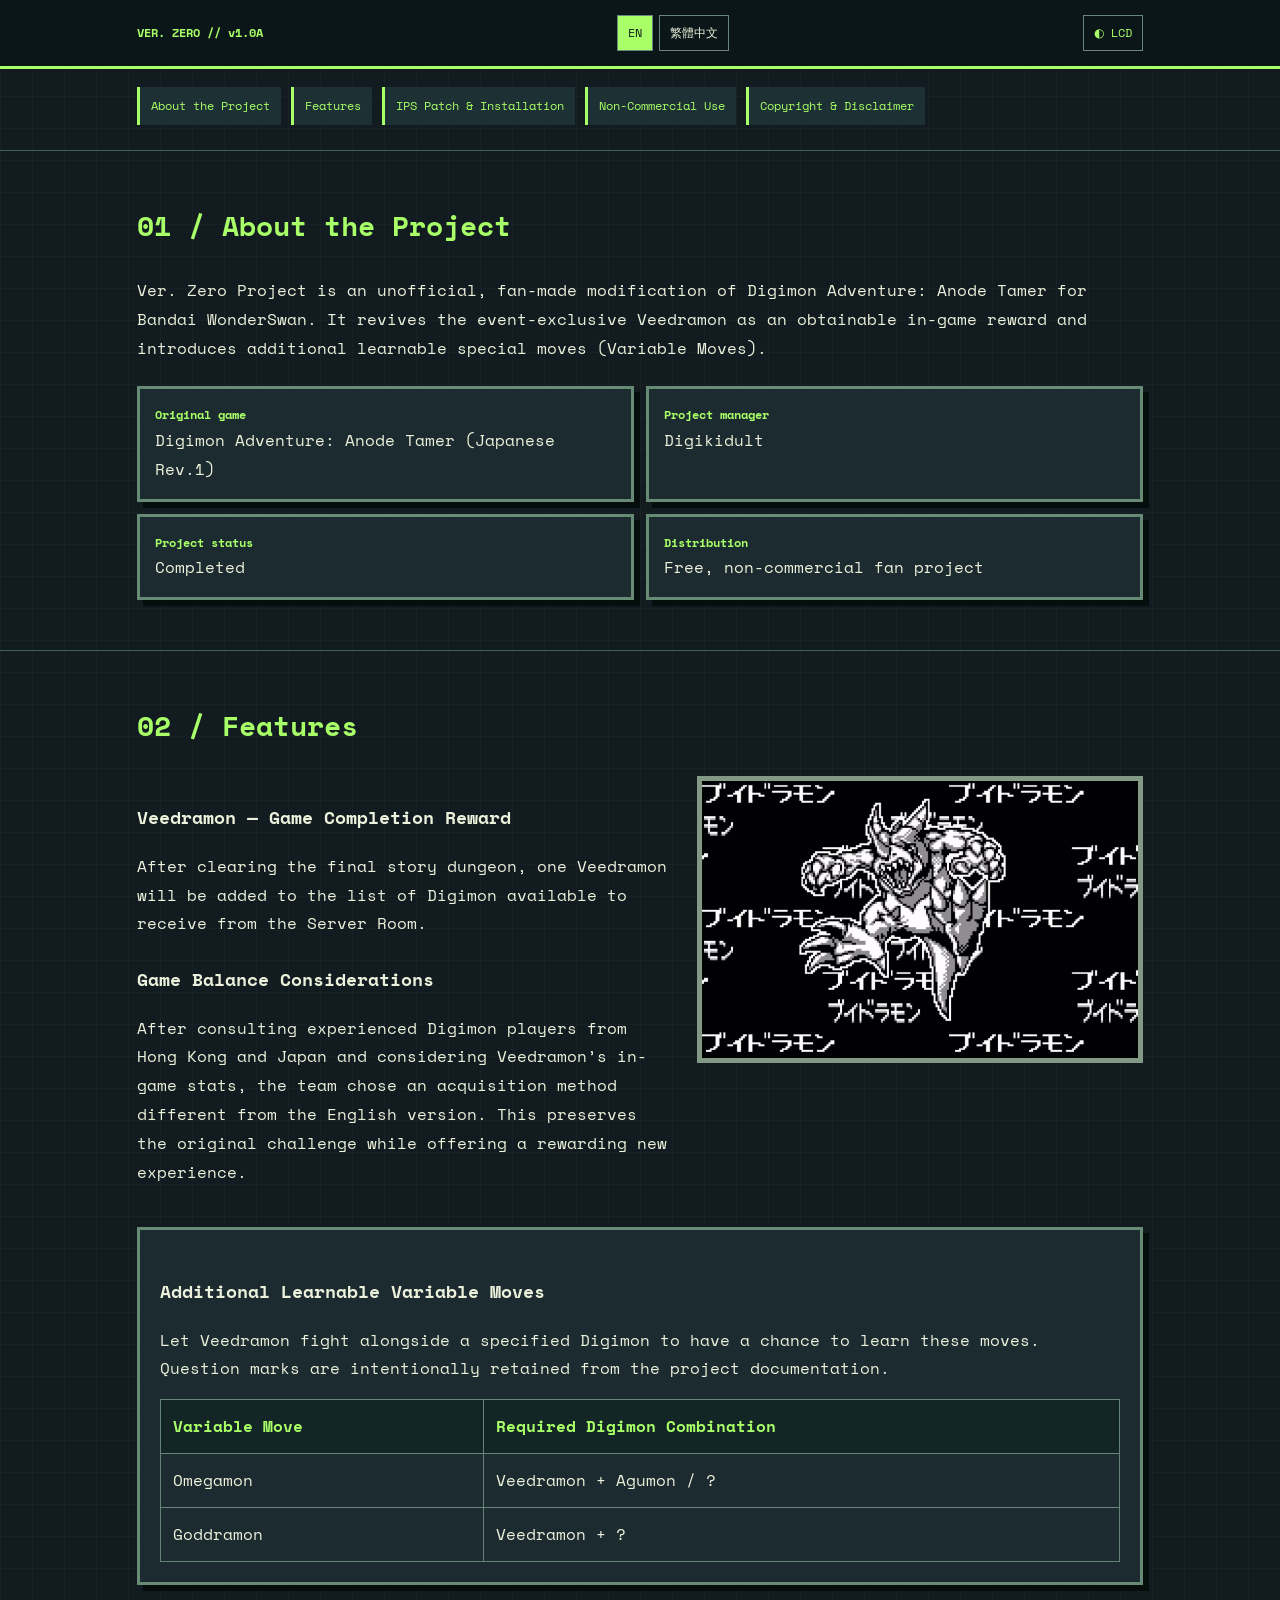
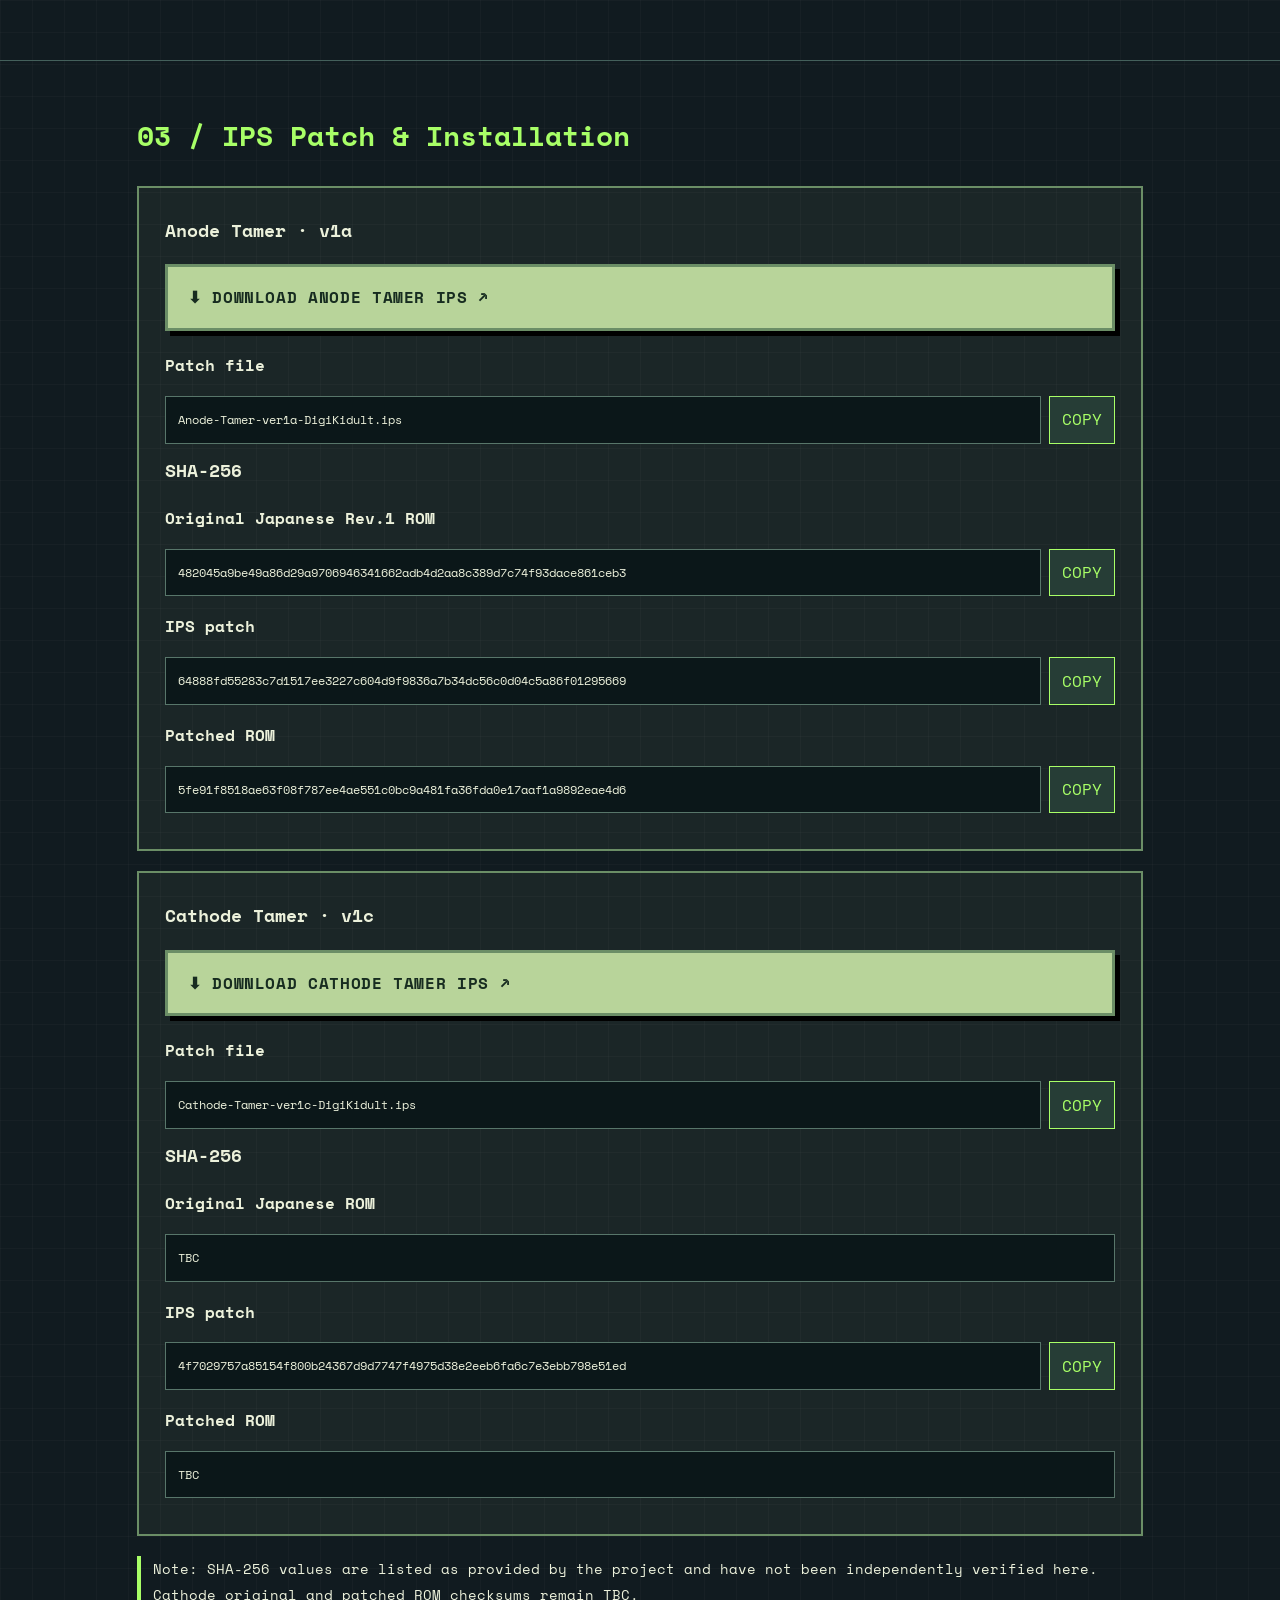
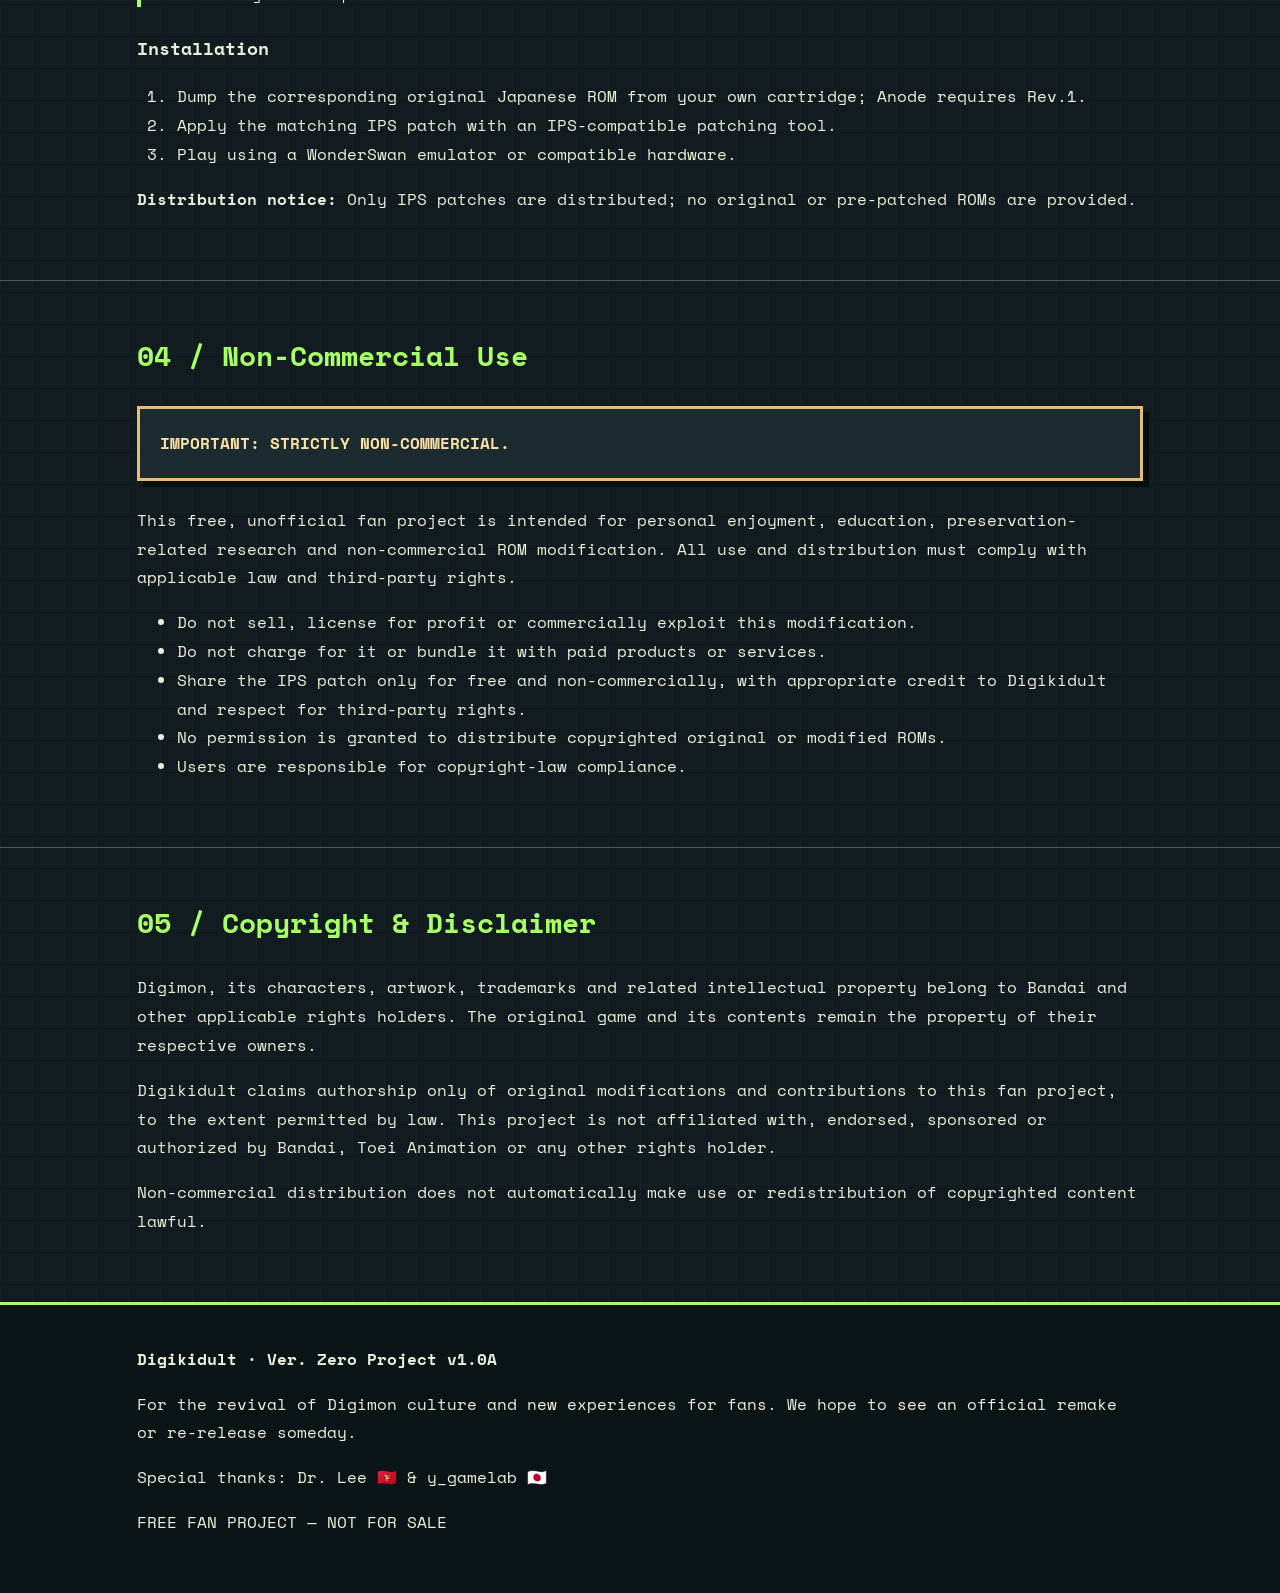
<file: index.html>
<!DOCTYPE html>

<html lang="en"><head><meta charset="utf-8"/><meta content="width=device-width,initial-scale=1" name="viewport"/><meta content="Digimon Adventure: Anode Tamer — Ver. Zero Project v1.0A. Free non-commercial WonderSwan fan-made IPS patch." name="description"/><title>Ver. Zero Project v1.0A — English</title><style>@import url('https://fonts.googleapis.com/css2?family=Press+Start+2P&family=Space+Mono:wght@400;700&display=swap');
:root{--bg:#111b20;--surface:#1c2b30;--surface2:#23383d;--ink:#ecf1db;--muted:#b5c4b7;--accent:#a8ff67;--border:#577b70;--lcd:#b8d49a;--lcd-ink:#243b2a}*{box-sizing:border-box}html{scroll-behavior:smooth;scroll-padding-top:90px}body{margin:0;color:var(--ink);background:var(--bg);font-family:'Space Mono',ui-monospace,monospace;line-height:1.8;background-image:linear-gradient(#ffffff06 1px,transparent 1px),linear-gradient(90deg,#ffffff06 1px,transparent 1px);background-size:32px 32px}body.lcd-alt{--accent:#7de2ff;--lcd:#acd5e2;--lcd-ink:#1e4255}a{color:var(--accent)}button{font:inherit;cursor:pointer}button:focus-visible,a:focus-visible,img:focus-visible{outline:3px solid var(--accent);outline-offset:4px}.wrap{max-width:1050px;margin:auto;padding:0 22px}.top{position:sticky;top:0;z-index:10;background:#0c171af2;border-bottom:3px solid var(--accent);backdrop-filter:blur(12px)}.topin{display:flex;gap:15px;align-items:center;justify-content:space-between;min-height:66px;flex-wrap:wrap}.brand{text-decoration:none;font-size:12px;color:var(--accent);font-weight:bold}.lang{display:flex;gap:6px}.lang a,#theme-button{padding:6px 10px;border:1px solid #68877a;text-decoration:none;color:var(--ink);font-size:12px;background:transparent}.lang a[aria-current=page]{background:var(--accent);color:#112017}#theme-button{color:var(--accent)}.hero{margin:35px 0 20px;padding:clamp(18px,4vw,38px);background:var(--surface);position:relative}.pixel-frame,.panel,.meta>div,.notice,.device-console{border:3px solid #678b75;box-shadow:6px 6px 0 #050d0d}.bootbar,.eyebrow,.lcd-label,.console-top,.console-tip{font-size:10px;letter-spacing:1px;color:var(--accent)}.bootbar{border-bottom:1px dashed #5b7c68;padding-bottom:12px;margin-bottom:25px}.hero h1{font-size:clamp(25px,4vw,47px);line-height:1.3;margin:15px 0;color:#f5f7e7;letter-spacing:-1px}.lead{font-size:16px;max-width:780px}.chips,.actions,.links{display:flex;gap:10px;flex-wrap:wrap}.chip{font-size:11px;padding:3px 10px;border:1px solid var(--accent);color:var(--accent)}.actions{margin:25px 0}.btn,.retro-button{display:inline-block;border:2px solid var(--accent);background:var(--accent);color:#12241a;text-decoration:none;font-weight:bold;padding:10px 15px;box-shadow:4px 4px 0 #050b0c}.btn.alt{background:transparent;color:var(--accent)}.btn:hover,.retro-button:hover{transform:translate(2px,2px);box-shadow:2px 2px 0 #050b0c}.heroimg{margin-top:18px;width:100%;max-height:480px;object-fit:contain;background:#111;border:5px solid #778c7e;image-rendering:auto}.links{padding:18px 0 25px}.links a{padding:8px 11px;background:#1d3033;text-decoration:none;border-left:3px solid var(--accent);font-size:12px}.content{padding:50px 0;border-top:1px solid #44605b}.content h2{font-size:clamp(20px,3vw,28px);color:var(--accent);margin:0 0 25px}.content h3{font-size:18px;margin-top:25px}.meta{display:grid;grid-template-columns:repeat(2,minmax(0,1fr));gap:12px;margin-top:24px}.meta>div{padding:15px;background:var(--surface);overflow-wrap:anywhere}.meta strong{display:block;color:var(--accent);font-size:12px}.feature{display:grid;grid-template-columns:1.2fr 1fr;gap:25px;align-items:start}.feature img{width:100%;border:5px solid #829986;background:#080c0b}.panel,.notice{padding:20px;background:var(--surface);margin:25px 0}.notice,.patch-warning{border-color:#e9bd71;color:#ffe2a2}.patch-warning{margin:20px 0;font-weight:bold;font-size:12px}.tablewrap{overflow-x:auto}table{border-collapse:collapse;width:100%}th,td{border:1px solid #658477;padding:12px;text-align:left}th{color:var(--accent);background:#132524}.hash-row{display:flex;align-items:stretch;gap:8px;margin:10px 0}.hash{flex:1;min-width:0;overflow-wrap:anywhere;background:#0b1719;padding:12px;border:1px solid #58766a;font-size:12px}.copy-btn{background:#263d36;color:var(--accent);border:1px solid var(--accent);padding:0 12px}.copy-btn:hover{background:#3a5548}footer{background:#0b1518;padding:40px 0;border-top:3px solid var(--accent)}.device-console{max-width:620px;margin:34px auto 10px;padding:18px 20px 23px;background:#455b54;border-radius:14px 14px 28px 14px;border-color:#a6b8a8;transform:rotate(-.5deg)}.console-top{display:flex;justify-content:space-between;gap:10px;color:#dce6d3;margin-bottom:10px}.power-led{color:#d6ff72}.lcd{border:9px solid #293d39;background:var(--lcd);color:var(--lcd-ink);min-height:235px;text-align:center;padding:18px 10px;box-shadow:inset 0 0 20px #233d3540;position:relative;overflow:hidden}.lcd:after{content:'';pointer-events:none;position:absolute;inset:0;background:repeating-linear-gradient(0deg,transparent 0 3px,#18291b12 3px 4px)}.lcd-label{color:var(--lcd-ink);font-weight:bold}.lcd-creature{font-family:monospace;font-size:26px;line-height:1.2;white-space:pre;margin:16px 0;animation:bob 2s steps(2,end) infinite}.lcd-meter{display:flex;gap:4px;justify-content:center;margin-top:12px}.lcd-meter span{height:8px;width:24px;background:var(--lcd-ink);opacity:.25}.lcd-meter span.active{opacity:1}.console-controls{display:flex;align-items:center;gap:12px;margin-top:18px}.retro-button{border-color:#172a25;background:#202f2c;color:#e2ffcf;border-radius:6px;font-size:12px}.console-tip{margin-left:auto;color:#dce6d3}.zoomable{cursor:zoom-in}#image-dialog{border:3px solid var(--accent);padding:15px;background:#0b1719;max-width:min(94vw,1100px);max-height:92vh;color:white}#image-dialog::backdrop{background:#000d}#image-dialog img{display:block;max-width:100%;max-height:78vh;object-fit:contain}.dialog-close{display:block;margin:0 0 10px auto;background:var(--accent);border:0;padding:5px 12px}@keyframes bob{50%{transform:translateY(-6px)}}@media(max-width:650px){.topin{justify-content:center;padding:10px 0}.feature,.meta{grid-template-columns:1fr}.hero{margin-top:20px}.hero h1{font-size:25px}.hash-row{flex-direction:column}.copy-btn{padding:9px}.console-top{font-size:8px}.lcd-creature{font-size:21px}.content{padding:35px 0}}@media(prefers-reduced-motion:reduce){*,*:before,*:after{animation:none!important;scroll-behavior:auto!important}}

.patch-download{display:block;margin:12px 0;padding:16px 20px;background:#b8d49a;color:#172c20!important;border:3px solid #6b8e66;box-shadow:5px 5px 0 #000;font-weight:900;text-decoration:none;letter-spacing:.04em;transition:transform .15s,background .15s}.patch-download:hover,.patch-download:focus-visible{background:#d4f6b4;transform:translate(-2px,-2px)}.patch-download-note{font-size:.88rem;border-left:4px solid #a8ff67;padding-left:12px;margin:18px 0 24px}</style><link href="index.html" hreflang="en" rel="alternate"/><link href="index-zh-TW.html" hreflang="zh-Hant" rel="alternate"/></head><body data-lang="en"><header class="top"><div class="wrap topin"><a class="brand" href="#top">VER. ZERO // v1.0A</a><div aria-label="Language" class="lang"><a aria-current="page" href="index.html">EN</a><a href="index-zh-TW.html">繁體中文</a></div><button aria-label="Toggle LCD color theme" id="theme-button" title="Toggle LCD theme" type="button">◐ LCD</button></div></header><main id="top"><div class="wrap"><nav aria-label="Sections" class="links"><a href="#about">About the Project</a><a href="#features">Features</a><a href="#patch">IPS Patch &amp; Installation</a><a href="#terms">Non-Commercial Use</a><a href="#legal">Copyright &amp; Disclaimer</a></nav></div>
<section class="content" id="about"><div class="wrap"><h2>01 / About the Project</h2><p>Ver. Zero Project is an unofficial, fan-made modification of Digimon Adventure: Anode Tamer for Bandai WonderSwan. It revives the event-exclusive Veedramon as an obtainable in-game reward and introduces additional learnable special moves (Variable Moves).</p><div class="meta"><div><strong>Original game</strong>Digimon Adventure: Anode Tamer (Japanese Rev.1)</div><div><strong>Project manager</strong>Digikidult</div><div><strong>Project status</strong>Completed</div><div><strong>Distribution</strong>Free, non-commercial fan project</div></div></div></section>
<section class="content" id="features"><div class="wrap"><h2>02 / Features</h2><div class="feature"><div><h3>Veedramon — Game Completion Reward</h3><p>After clearing the final story dungeon, one Veedramon will be added to the list of Digimon available to receive from the Server Room.</p><h3>Game Balance Considerations</h3><p>After consulting experienced Digimon players from Hong Kong and Japan and considering Veedramon’s in-game stats, the team chose an acquisition method different from the English version. This preserves the original challenge while offering a rewarding new experience.</p></div><img alt="Veedramon artwork from the supplied project README" class="zoomable" decoding="async" loading="lazy" src="[data-uri]" tabindex="0" title="Click to enlarge"/></div><div class="panel"><h3>Additional Learnable Variable Moves</h3><p>Let Veedramon fight alongside a specified Digimon to have a chance to learn these moves. Question marks are intentionally retained from the project documentation.</p><div class="tablewrap"><table><thead><tr><th>Variable Move</th><th>Required Digimon Combination</th></tr></thead><tbody><tr><td>Omegamon</td><td>Veedramon + Agumon / ?</td></tr><tr><td>Goddramon</td><td>Veedramon + ?</td></tr></tbody></table></div></div></div></section>
<section class="content" id="patch"><div class="wrap"><h2>03 / IPS Patch &amp; Installation</h2><style>.patch-panel{border:2px solid #6b8e66;padding:clamp(14px,3vw,26px);margin:20px 0;background:rgba(184,212,154,.06)}.patch-panel .hash{overflow-wrap:anywhere;word-break:break-word}.patch-panel h3{margin-top:0}.patch-panel .patch-download{margin-bottom:20px}</style><article class="patch-panel"><h3>Anode Tamer · v1a</h3><a class="patch-download" href="https://github.com/digikidult/Anode-Cathode-Ver-Zero/releases/download/Anode-v1a/Anode-Tamer-ver1a-DigiKidult.ips" rel="noopener noreferrer" target="_blank">⬇ DOWNLOAD ANODE TAMER IPS ↗</a><p><strong>Patch file</strong></p><div class="hash-row"><div class="hash">Anode-Tamer-ver1a-DigiKidult.ips</div><button aria-label="Copy Patch file" class="copy-btn" data-copy="Anode-Tamer-ver1a-DigiKidult.ips" type="button">COPY</button></div><h3>SHA-256</h3><p><strong>Original Japanese Rev.1 ROM</strong></p><div class="hash-row"><div class="hash">482045a9be49a86d29a9706946341662adb4d2aa8c389d7c74f93dace861ceb3</div><button aria-label="Copy Original Japanese Rev.1 ROM" class="copy-btn" data-copy="482045a9be49a86d29a9706946341662adb4d2aa8c389d7c74f93dace861ceb3" type="button">COPY</button></div><p><strong>IPS patch</strong></p><div class="hash-row"><div class="hash">64888fd55283c7d1517ee3227c604d9f9836a7b34dc56c0d04c5a86f01295669</div><button aria-label="Copy IPS patch" class="copy-btn" data-copy="64888fd55283c7d1517ee3227c604d9f9836a7b34dc56c0d04c5a86f01295669" type="button">COPY</button></div><p><strong>Patched ROM</strong></p><div class="hash-row"><div class="hash">5fe91f8518ae63f08f787ee4ae551c0bc9a481fa36fda0e17aaf1a9892eae4d6</div><button aria-label="Copy Patched ROM" class="copy-btn" data-copy="5fe91f8518ae63f08f787ee4ae551c0bc9a481fa36fda0e17aaf1a9892eae4d6" type="button">COPY</button></div></article><article class="patch-panel"><h3>Cathode Tamer · v1c</h3><a class="patch-download" href="https://github.com/digikidult/Anode-Cathode-Ver-Zero/releases/download/Cathode-v1c/Cathode-Tamer-ver1c-DigiKidult.ips" rel="noopener noreferrer" target="_blank">⬇ DOWNLOAD CATHODE TAMER IPS ↗</a><p><strong>Patch file</strong></p><div class="hash-row"><div class="hash">Cathode-Tamer-ver1c-DigiKidult.ips</div><button aria-label="Copy Patch file" class="copy-btn" data-copy="Cathode-Tamer-ver1c-DigiKidult.ips" type="button">COPY</button></div><h3>SHA-256</h3><p><strong>Original Japanese ROM</strong></p><div class="hash-row"><div class="hash">TBC</div></div><p><strong>IPS patch</strong></p><div class="hash-row"><div class="hash">4f7029757a85154f800b24367d9d7747f4975d38e2eeb6fa6c7e3ebb798e51ed</div><button aria-label="Copy IPS patch" class="copy-btn" data-copy="4f7029757a85154f800b24367d9d7747f4975d38e2eeb6fa6c7e3ebb798e51ed" type="button">COPY</button></div><p><strong>Patched ROM</strong></p><div class="hash-row"><div class="hash">TBC</div></div></article><p class="patch-download-note">Note: SHA-256 values are listed as provided by the project and have not been independently verified here. Cathode original and patched ROM checksums remain TBC.</p><h3>Installation</h3><ol><li>Dump the corresponding original Japanese ROM from your own cartridge; Anode requires Rev.1.</li><li>Apply the matching IPS patch with an IPS-compatible patching tool.</li><li>Play using a WonderSwan emulator or compatible hardware.</li></ol><p><strong>Distribution notice:</strong> Only IPS patches are distributed; no original or pre-patched ROMs are provided.</p></div></section>
<section class="content" id="terms"><div class="wrap"><h2>04 / Non-Commercial Use</h2><div class="notice"><strong>IMPORTANT: STRICTLY NON-COMMERCIAL.</strong></div><p>This free, unofficial fan project is intended for personal enjoyment, education, preservation-related research and non-commercial ROM modification. All use and distribution must comply with applicable law and third-party rights.</p><ul><li>Do not sell, license for profit or commercially exploit this modification.</li><li>Do not charge for it or bundle it with paid products or services.</li><li>Share the IPS patch only for free and non-commercially, with appropriate credit to Digikidult and respect for third-party rights.</li><li>No permission is granted to distribute copyrighted original or modified ROMs.</li><li>Users are responsible for copyright-law compliance.</li></ul></div></section>
<section class="content" id="legal"><div class="wrap"><h2>05 / Copyright &amp; Disclaimer</h2><p>Digimon, its characters, artwork, trademarks and related intellectual property belong to Bandai and other applicable rights holders. The original game and its contents remain the property of their respective owners.</p><p>Digikidult claims authorship only of original modifications and contributions to this fan project, to the extent permitted by law. This project is not affiliated with, endorsed, sponsored or authorized by Bandai, Toei Animation or any other rights holder.</p><p>Non-commercial distribution does not automatically make use or redistribution of copyrighted content lawful.</p></div></section></main><footer><div class="wrap"><strong>Digikidult · Ver. Zero Project v1.0A</strong><p>For the revival of Digimon culture and new experiences for fans. We hope to see an official remake or re-release someday.</p><p>Special thanks: Dr. Lee 🇮🇲 &amp; y_gamelab 🇯🇵</p><p>FREE FAN PROJECT — NOT FOR SALE</p></div></footer><script>(() => {const zh=document.body.dataset.lang==='zh';document.querySelectorAll('.lang a').forEach(a=>a.addEventListener('click',()=>{a.href=a.getAttribute('href').split('#')[0]+location.hash}));const msg=document.getElementById('lcd-message'),meter=[...document.querySelectorAll('.lcd-meter span')];let index=0;const messages=zh?['按 START 開始探索','V 龍獸已回歸！','完成最後迷宮以獲得獎勵','限定合體技能等待發現','免費非商業粉絲企劃']:['PRESS START TO EXPLORE','VEEDRAMON RETURNS!','CLEAR FINAL DUNGEON TO UNLOCK','DISCOVER VARIABLE MOVES','FREE NON-COMMERCIAL FAN PROJECT'];function update(){msg.textContent=messages[index%messages.length];meter.forEach((e,i)=>e.classList.toggle('active',i<Math.min(8,(index+1)*2)))}document.getElementById('start-button')?.addEventListener('click',()=>{index++;update();if(index===1)document.getElementById('features')?.scrollIntoView({behavior:'smooth'})});document.getElementById('scan-button')?.addEventListener('click',()=>{index=(index+1)%messages.length;update()});update();document.getElementById('theme-button')?.addEventListener('click',()=>document.body.classList.toggle('lcd-alt'));document.querySelectorAll('.copy-btn').forEach(b=>b.addEventListener('click',async()=>{try{await navigator.clipboard.writeText(b.dataset.copy)}catch(e){const t=document.createElement('textarea');t.value=b.dataset.copy;document.body.append(t);t.select();document.execCommand('copy');t.remove()}const old=b.textContent;b.textContent=zh?'已複製!':'COPIED!';setTimeout(()=>b.textContent=old,1400)}));const dialog=document.getElementById('image-dialog');document.querySelectorAll('.zoomable').forEach(img=>{function show(){dialog.querySelector('img').src=img.src;dialog.querySelector('img').alt=img.alt;dialog.showModal()}img.addEventListener('click',show);img.addEventListener('keydown',e=>{if(e.key==='Enter')show()})});dialog.querySelector('button').addEventListener('click',()=>dialog.close());dialog.addEventListener('click',e=>{if(e.target===dialog)dialog.close()})})();
</script><dialog aria-label="Image preview" id="image-dialog"><button aria-label="Close" class="dialog-close" type="button">✕</button><img alt="Enlarged project image"/></dialog></body></html>
</file>
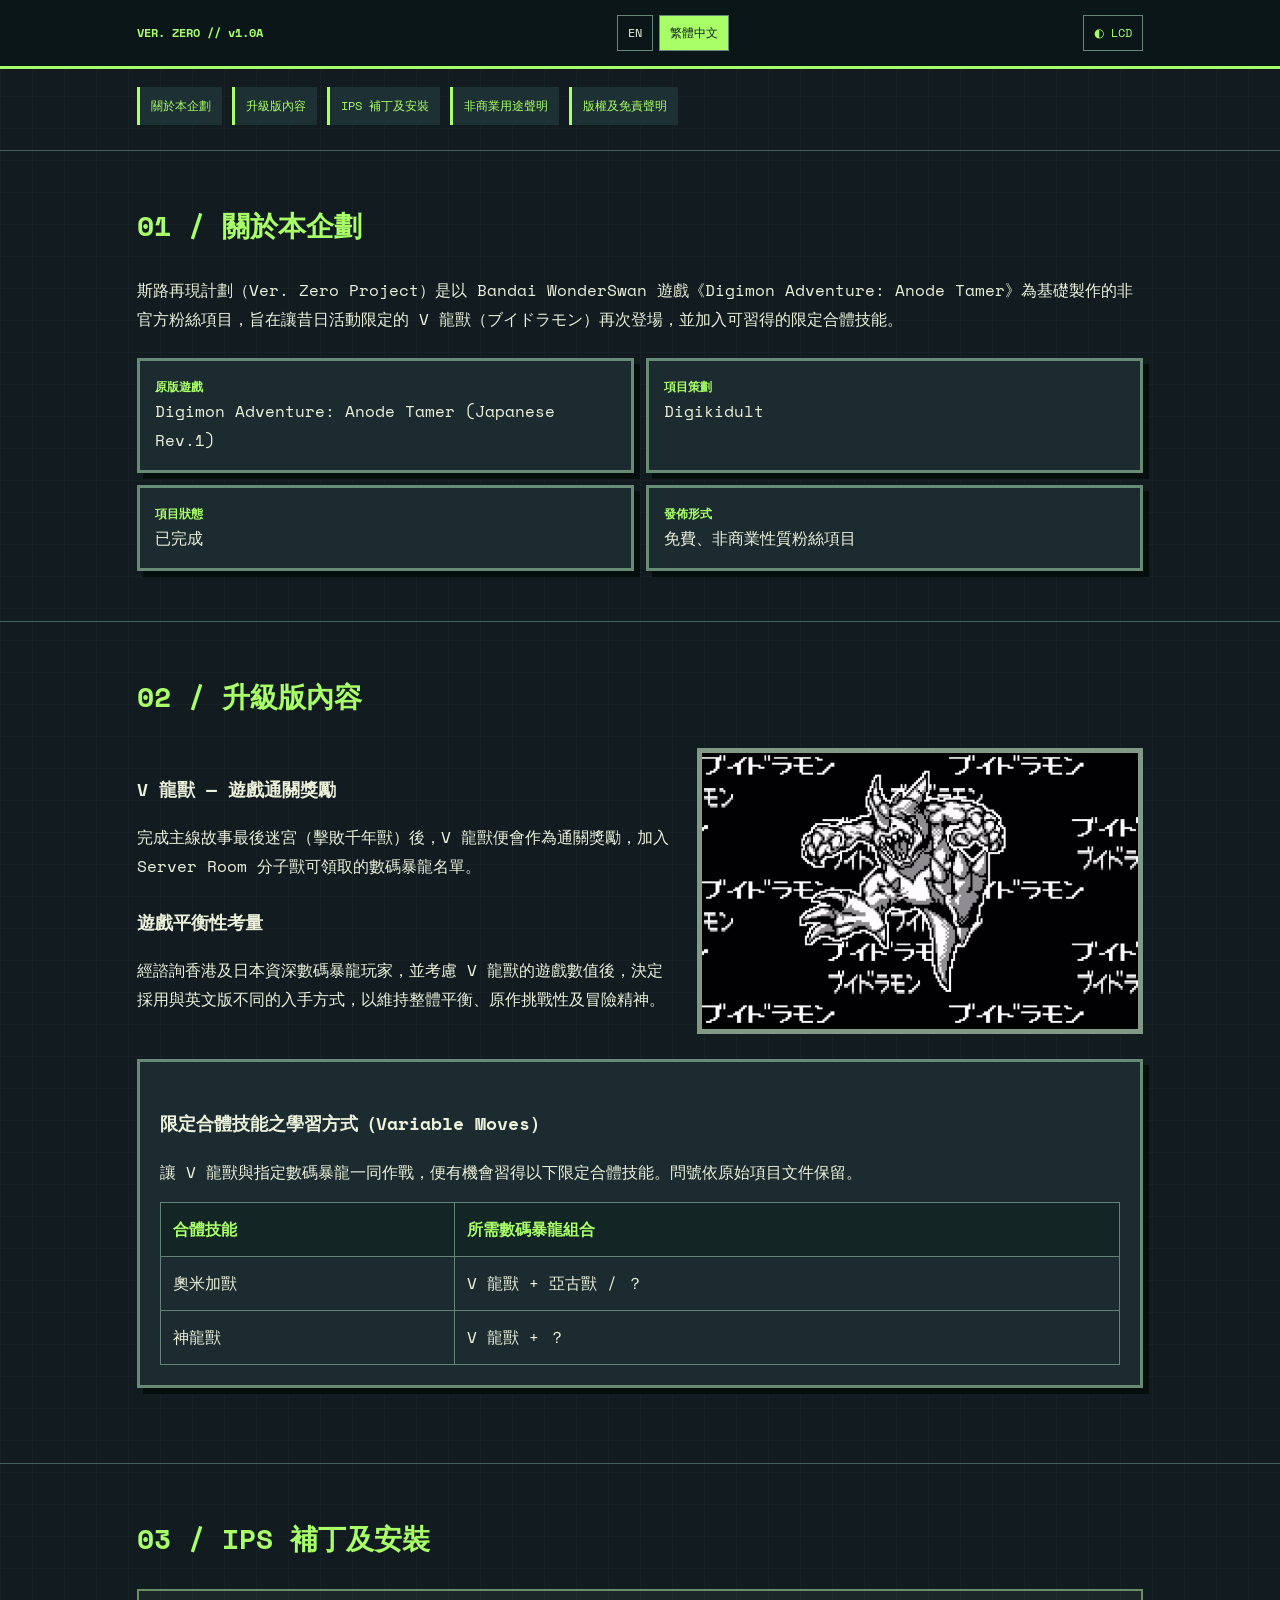
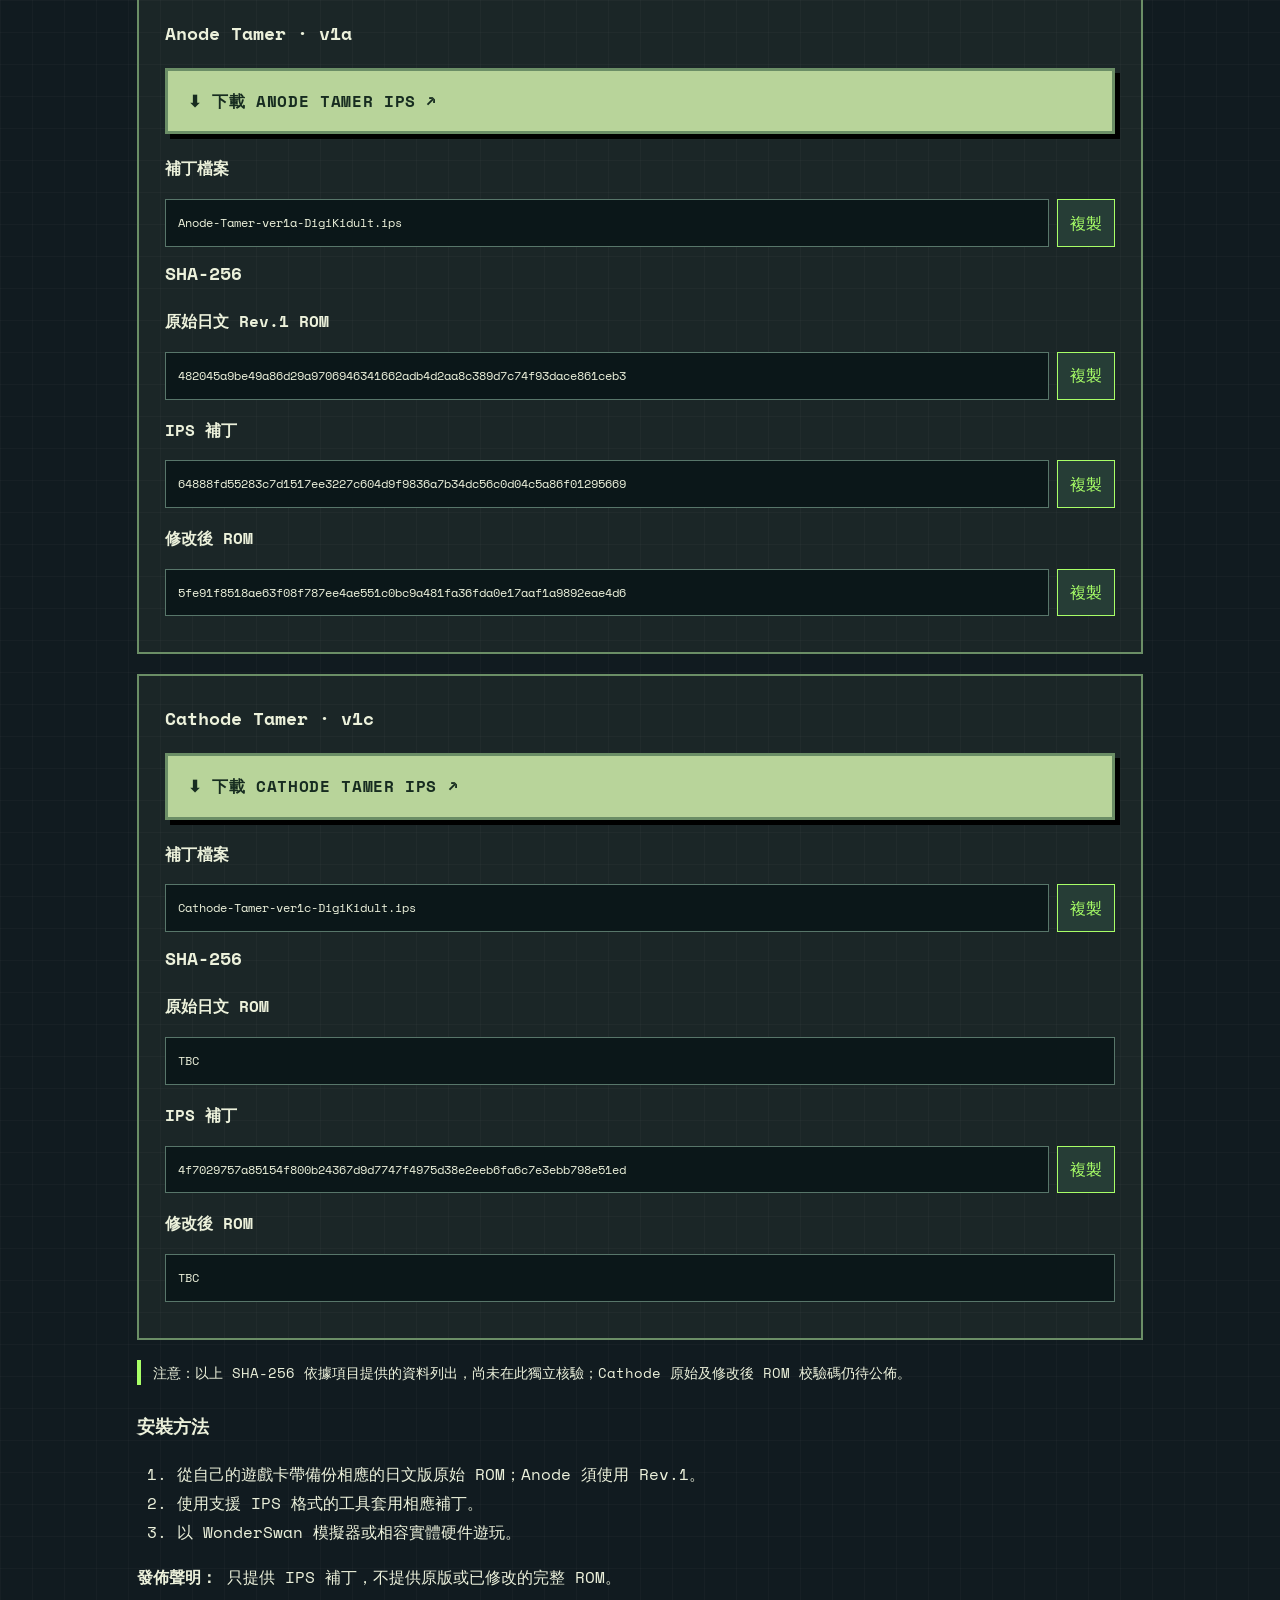
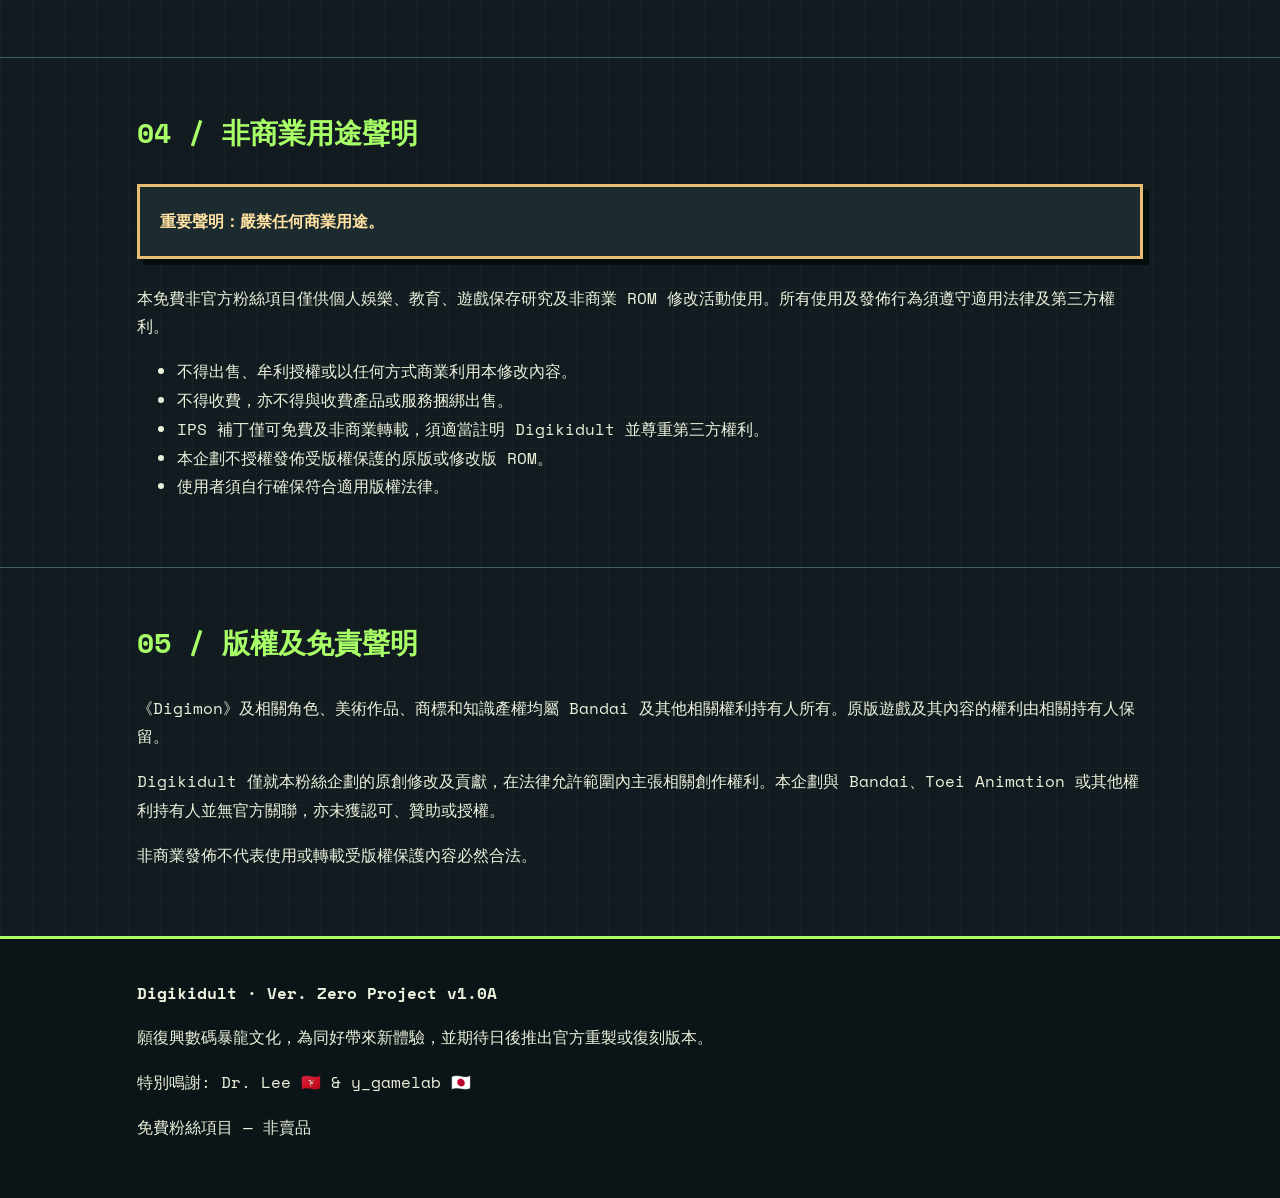
<file: index-zh-TW.html>
<!DOCTYPE html>

<html lang="zh-Hant"><head><meta charset="utf-8"/><meta content="width=device-width,initial-scale=1" name="viewport"/><meta content="Digimon Adventure: Anode Tamer — Ver. Zero Project v1.0A. Free non-commercial WonderSwan fan-made IPS patch." name="description"/><title>Ver. Zero Project v1.0A — 繁體中文</title><style>@import url('https://fonts.googleapis.com/css2?family=Press+Start+2P&family=Space+Mono:wght@400;700&display=swap');
:root{--bg:#111b20;--surface:#1c2b30;--surface2:#23383d;--ink:#ecf1db;--muted:#b5c4b7;--accent:#a8ff67;--border:#577b70;--lcd:#b8d49a;--lcd-ink:#243b2a}*{box-sizing:border-box}html{scroll-behavior:smooth;scroll-padding-top:90px}body{margin:0;color:var(--ink);background:var(--bg);font-family:'Space Mono',ui-monospace,monospace;line-height:1.8;background-image:linear-gradient(#ffffff06 1px,transparent 1px),linear-gradient(90deg,#ffffff06 1px,transparent 1px);background-size:32px 32px}body.lcd-alt{--accent:#7de2ff;--lcd:#acd5e2;--lcd-ink:#1e4255}a{color:var(--accent)}button{font:inherit;cursor:pointer}button:focus-visible,a:focus-visible,img:focus-visible{outline:3px solid var(--accent);outline-offset:4px}.wrap{max-width:1050px;margin:auto;padding:0 22px}.top{position:sticky;top:0;z-index:10;background:#0c171af2;border-bottom:3px solid var(--accent);backdrop-filter:blur(12px)}.topin{display:flex;gap:15px;align-items:center;justify-content:space-between;min-height:66px;flex-wrap:wrap}.brand{text-decoration:none;font-size:12px;color:var(--accent);font-weight:bold}.lang{display:flex;gap:6px}.lang a,#theme-button{padding:6px 10px;border:1px solid #68877a;text-decoration:none;color:var(--ink);font-size:12px;background:transparent}.lang a[aria-current=page]{background:var(--accent);color:#112017}#theme-button{color:var(--accent)}.hero{margin:35px 0 20px;padding:clamp(18px,4vw,38px);background:var(--surface);position:relative}.pixel-frame,.panel,.meta>div,.notice,.device-console{border:3px solid #678b75;box-shadow:6px 6px 0 #050d0d}.bootbar,.eyebrow,.lcd-label,.console-top,.console-tip{font-size:10px;letter-spacing:1px;color:var(--accent)}.bootbar{border-bottom:1px dashed #5b7c68;padding-bottom:12px;margin-bottom:25px}.hero h1{font-size:clamp(25px,4vw,47px);line-height:1.3;margin:15px 0;color:#f5f7e7;letter-spacing:-1px}.lead{font-size:16px;max-width:780px}.chips,.actions,.links{display:flex;gap:10px;flex-wrap:wrap}.chip{font-size:11px;padding:3px 10px;border:1px solid var(--accent);color:var(--accent)}.actions{margin:25px 0}.btn,.retro-button{display:inline-block;border:2px solid var(--accent);background:var(--accent);color:#12241a;text-decoration:none;font-weight:bold;padding:10px 15px;box-shadow:4px 4px 0 #050b0c}.btn.alt{background:transparent;color:var(--accent)}.btn:hover,.retro-button:hover{transform:translate(2px,2px);box-shadow:2px 2px 0 #050b0c}.heroimg{margin-top:18px;width:100%;max-height:480px;object-fit:contain;background:#111;border:5px solid #778c7e;image-rendering:auto}.links{padding:18px 0 25px}.links a{padding:8px 11px;background:#1d3033;text-decoration:none;border-left:3px solid var(--accent);font-size:12px}.content{padding:50px 0;border-top:1px solid #44605b}.content h2{font-size:clamp(20px,3vw,28px);color:var(--accent);margin:0 0 25px}.content h3{font-size:18px;margin-top:25px}.meta{display:grid;grid-template-columns:repeat(2,minmax(0,1fr));gap:12px;margin-top:24px}.meta>div{padding:15px;background:var(--surface);overflow-wrap:anywhere}.meta strong{display:block;color:var(--accent);font-size:12px}.feature{display:grid;grid-template-columns:1.2fr 1fr;gap:25px;align-items:start}.feature img{width:100%;border:5px solid #829986;background:#080c0b}.panel,.notice{padding:20px;background:var(--surface);margin:25px 0}.notice,.patch-warning{border-color:#e9bd71;color:#ffe2a2}.patch-warning{margin:20px 0;font-weight:bold;font-size:12px}.tablewrap{overflow-x:auto}table{border-collapse:collapse;width:100%}th,td{border:1px solid #658477;padding:12px;text-align:left}th{color:var(--accent);background:#132524}.hash-row{display:flex;align-items:stretch;gap:8px;margin:10px 0}.hash{flex:1;min-width:0;overflow-wrap:anywhere;background:#0b1719;padding:12px;border:1px solid #58766a;font-size:12px}.copy-btn{background:#263d36;color:var(--accent);border:1px solid var(--accent);padding:0 12px}.copy-btn:hover{background:#3a5548}footer{background:#0b1518;padding:40px 0;border-top:3px solid var(--accent)}.device-console{max-width:620px;margin:34px auto 10px;padding:18px 20px 23px;background:#455b54;border-radius:14px 14px 28px 14px;border-color:#a6b8a8;transform:rotate(-.5deg)}.console-top{display:flex;justify-content:space-between;gap:10px;color:#dce6d3;margin-bottom:10px}.power-led{color:#d6ff72}.lcd{border:9px solid #293d39;background:var(--lcd);color:var(--lcd-ink);min-height:235px;text-align:center;padding:18px 10px;box-shadow:inset 0 0 20px #233d3540;position:relative;overflow:hidden}.lcd:after{content:'';pointer-events:none;position:absolute;inset:0;background:repeating-linear-gradient(0deg,transparent 0 3px,#18291b12 3px 4px)}.lcd-label{color:var(--lcd-ink);font-weight:bold}.lcd-creature{font-family:monospace;font-size:26px;line-height:1.2;white-space:pre;margin:16px 0;animation:bob 2s steps(2,end) infinite}.lcd-meter{display:flex;gap:4px;justify-content:center;margin-top:12px}.lcd-meter span{height:8px;width:24px;background:var(--lcd-ink);opacity:.25}.lcd-meter span.active{opacity:1}.console-controls{display:flex;align-items:center;gap:12px;margin-top:18px}.retro-button{border-color:#172a25;background:#202f2c;color:#e2ffcf;border-radius:6px;font-size:12px}.console-tip{margin-left:auto;color:#dce6d3}.zoomable{cursor:zoom-in}#image-dialog{border:3px solid var(--accent);padding:15px;background:#0b1719;max-width:min(94vw,1100px);max-height:92vh;color:white}#image-dialog::backdrop{background:#000d}#image-dialog img{display:block;max-width:100%;max-height:78vh;object-fit:contain}.dialog-close{display:block;margin:0 0 10px auto;background:var(--accent);border:0;padding:5px 12px}@keyframes bob{50%{transform:translateY(-6px)}}@media(max-width:650px){.topin{justify-content:center;padding:10px 0}.feature,.meta{grid-template-columns:1fr}.hero{margin-top:20px}.hero h1{font-size:25px}.hash-row{flex-direction:column}.copy-btn{padding:9px}.console-top{font-size:8px}.lcd-creature{font-size:21px}.content{padding:35px 0}}@media(prefers-reduced-motion:reduce){*,*:before,*:after{animation:none!important;scroll-behavior:auto!important}}

.patch-download{display:block;margin:12px 0;padding:16px 20px;background:#b8d49a;color:#172c20!important;border:3px solid #6b8e66;box-shadow:5px 5px 0 #000;font-weight:900;text-decoration:none;letter-spacing:.04em;transition:transform .15s,background .15s}.patch-download:hover,.patch-download:focus-visible{background:#d4f6b4;transform:translate(-2px,-2px)}.patch-download-note{font-size:.88rem;border-left:4px solid #a8ff67;padding-left:12px;margin:18px 0 24px}</style><link href="index.html" hreflang="en" rel="alternate"/><link href="index-zh-TW.html" hreflang="zh-Hant" rel="alternate"/></head><body data-lang="zh"><header class="top"><div class="wrap topin"><a class="brand" href="#top">VER. ZERO // v1.0A</a><div aria-label="Language" class="lang"><a href="index.html">EN</a><a aria-current="page" href="index-zh-TW.html">繁體中文</a></div><button aria-label="Toggle LCD color theme" id="theme-button" title="Toggle LCD theme" type="button">◐ LCD</button></div></header><main id="top"><div class="wrap"><nav aria-label="Sections" class="links"><a href="#about">關於本企劃</a><a href="#features">升級版內容</a><a href="#patch">IPS 補丁及安裝</a><a href="#terms">非商業用途聲明</a><a href="#legal">版權及免責聲明</a></nav></div>
<section class="content" id="about"><div class="wrap"><h2>01 / 關於本企劃</h2><p>斯路再現計劃（Ver. Zero Project）是以 Bandai WonderSwan 遊戲《Digimon Adventure: Anode Tamer》為基礎製作的非官方粉絲項目，旨在讓昔日活動限定的 V 龍獸（ブイドラモン）再次登場，並加入可習得的限定合體技能。</p><div class="meta"><div><strong>原版遊戲</strong>Digimon Adventure: Anode Tamer (Japanese Rev.1)</div><div><strong>項目策劃</strong>Digikidult</div><div><strong>項目狀態</strong>已完成</div><div><strong>發佈形式</strong>免費、非商業性質粉絲項目</div></div></div></section>
<section class="content" id="features"><div class="wrap"><h2>02 / 升級版內容</h2><div class="feature"><div><h3>V 龍獸 — 遊戲通關獎勵</h3><p>完成主線故事最後迷宮（擊敗千年獸）後，V 龍獸便會作為通關獎勵，加入 Server Room 分子獸可領取的數碼暴龍名單。</p><h3>遊戲平衡性考量</h3><p>經諮詢香港及日本資深數碼暴龍玩家，並考慮 V 龍獸的遊戲數值後，決定採用與英文版不同的入手方式，以維持整體平衡、原作挑戰性及冒險精神。</p></div><img alt="Veedramon artwork from the supplied project README" class="zoomable" decoding="async" loading="lazy" src="[data-uri]" tabindex="0" title="點擊放大"/></div><div class="panel"><h3>限定合體技能之學習方式（Variable Moves）</h3><p>讓 V 龍獸與指定數碼暴龍一同作戰，便有機會習得以下限定合體技能。問號依原始項目文件保留。</p><div class="tablewrap"><table><thead><tr><th>合體技能</th><th>所需數碼暴龍組合</th></tr></thead><tbody><tr><td>奧米加獸</td><td>V 龍獸 + 亞古獸 / ？</td></tr><tr><td>神龍獸</td><td>V 龍獸 + ？</td></tr></tbody></table></div></div></div></section>
<section class="content" id="patch"><div class="wrap"><h2>03 / IPS 補丁及安裝</h2><style>.patch-panel{border:2px solid #6b8e66;padding:clamp(14px,3vw,26px);margin:20px 0;background:rgba(184,212,154,.06)}.patch-panel .hash{overflow-wrap:anywhere;word-break:break-word}.patch-panel h3{margin-top:0}.patch-panel .patch-download{margin-bottom:20px}</style><article class="patch-panel"><h3>Anode Tamer · v1a</h3><a class="patch-download" href="https://github.com/digikidult/Anode-Cathode-Ver-Zero/releases/download/Anode-v1a/Anode-Tamer-ver1a-DigiKidult.ips" rel="noopener noreferrer" target="_blank">⬇ 下載 ANODE TAMER IPS ↗</a><p><strong>補丁檔案</strong></p><div class="hash-row"><div class="hash">Anode-Tamer-ver1a-DigiKidult.ips</div><button aria-label="Copy 補丁檔案" class="copy-btn" data-copy="Anode-Tamer-ver1a-DigiKidult.ips" type="button">複製</button></div><h3>SHA-256</h3><p><strong>原始日文 Rev.1 ROM</strong></p><div class="hash-row"><div class="hash">482045a9be49a86d29a9706946341662adb4d2aa8c389d7c74f93dace861ceb3</div><button aria-label="Copy 原始日文 Rev.1 ROM" class="copy-btn" data-copy="482045a9be49a86d29a9706946341662adb4d2aa8c389d7c74f93dace861ceb3" type="button">複製</button></div><p><strong>IPS 補丁</strong></p><div class="hash-row"><div class="hash">64888fd55283c7d1517ee3227c604d9f9836a7b34dc56c0d04c5a86f01295669</div><button aria-label="Copy IPS 補丁" class="copy-btn" data-copy="64888fd55283c7d1517ee3227c604d9f9836a7b34dc56c0d04c5a86f01295669" type="button">複製</button></div><p><strong>修改後 ROM</strong></p><div class="hash-row"><div class="hash">5fe91f8518ae63f08f787ee4ae551c0bc9a481fa36fda0e17aaf1a9892eae4d6</div><button aria-label="Copy 修改後 ROM" class="copy-btn" data-copy="5fe91f8518ae63f08f787ee4ae551c0bc9a481fa36fda0e17aaf1a9892eae4d6" type="button">複製</button></div></article><article class="patch-panel"><h3>Cathode Tamer · v1c</h3><a class="patch-download" href="https://github.com/digikidult/Anode-Cathode-Ver-Zero/releases/download/Cathode-v1c/Cathode-Tamer-ver1c-DigiKidult.ips" rel="noopener noreferrer" target="_blank">⬇ 下載 CATHODE TAMER IPS ↗</a><p><strong>補丁檔案</strong></p><div class="hash-row"><div class="hash">Cathode-Tamer-ver1c-DigiKidult.ips</div><button aria-label="Copy 補丁檔案" class="copy-btn" data-copy="Cathode-Tamer-ver1c-DigiKidult.ips" type="button">複製</button></div><h3>SHA-256</h3><p><strong>原始日文 ROM</strong></p><div class="hash-row"><div class="hash">TBC</div></div><p><strong>IPS 補丁</strong></p><div class="hash-row"><div class="hash">4f7029757a85154f800b24367d9d7747f4975d38e2eeb6fa6c7e3ebb798e51ed</div><button aria-label="Copy IPS 補丁" class="copy-btn" data-copy="4f7029757a85154f800b24367d9d7747f4975d38e2eeb6fa6c7e3ebb798e51ed" type="button">複製</button></div><p><strong>修改後 ROM</strong></p><div class="hash-row"><div class="hash">TBC</div></div></article><p class="patch-download-note">注意：以上 SHA-256 依據項目提供的資料列出，尚未在此獨立核驗；Cathode 原始及修改後 ROM 校驗碼仍待公佈。</p><h3>安裝方法</h3><ol> <li>從自己的遊戲卡帶備份相應的日文版原始 ROM；Anode 須使用 Rev.1。</li><li>使用支援 IPS 格式的工具套用相應補丁。</li><li>以 WonderSwan 模擬器或相容實體硬件遊玩。</li></ol><p><strong>發佈聲明：</strong> 只提供 IPS 補丁，不提供原版或已修改的完整 ROM。</p></div></section>
<section class="content" id="terms"><div class="wrap"><h2>04 / 非商業用途聲明</h2><div class="notice"><strong>重要聲明：嚴禁任何商業用途。</strong></div><p>本免費非官方粉絲項目僅供個人娛樂、教育、遊戲保存研究及非商業 ROM 修改活動使用。所有使用及發佈行為須遵守適用法律及第三方權利。</p><ul><li>不得出售、牟利授權或以任何方式商業利用本修改內容。</li><li>不得收費，亦不得與收費產品或服務捆綁出售。</li><li>IPS 補丁僅可免費及非商業轉載，須適當註明 Digikidult 並尊重第三方權利。</li><li>本企劃不授權發佈受版權保護的原版或修改版 ROM。</li><li>使用者須自行確保符合適用版權法律。</li></ul></div></section>
<section class="content" id="legal"><div class="wrap"><h2>05 / 版權及免責聲明</h2><p>《Digimon》及相關角色、美術作品、商標和知識產權均屬 Bandai 及其他相關權利持有人所有。原版遊戲及其內容的權利由相關持有人保留。</p><p>Digikidult 僅就本粉絲企劃的原創修改及貢獻，在法律允許範圍內主張相關創作權利。本企劃與 Bandai、Toei Animation 或其他權利持有人並無官方關聯，亦未獲認可、贊助或授權。</p><p>非商業發佈不代表使用或轉載受版權保護內容必然合法。</p></div></section></main><footer><div class="wrap"><strong>Digikidult · Ver. Zero Project v1.0A</strong><p>願復興數碼暴龍文化，為同好帶來新體驗，並期待日後推出官方重製或復刻版本。</p><p>特別鳴謝: Dr. Lee 🇮🇲 &amp; y_gamelab 🇯🇵</p><p>免費粉絲項目 — 非賣品</p></div></footer><script>(() => {const zh=document.body.dataset.lang==='zh';document.querySelectorAll('.lang a').forEach(a=>a.addEventListener('click',()=>{a.href=a.getAttribute('href').split('#')[0]+location.hash}));const msg=document.getElementById('lcd-message'),meter=[...document.querySelectorAll('.lcd-meter span')];let index=0;const messages=zh?['按 START 開始探索','V 龍獸已回歸！','完成最後迷宮以獲得獎勵','限定合體技能等待發現','免費非商業粉絲企劃']:['PRESS START TO EXPLORE','VEEDRAMON RETURNS!','CLEAR FINAL DUNGEON TO UNLOCK','DISCOVER VARIABLE MOVES','FREE NON-COMMERCIAL FAN PROJECT'];function update(){msg.textContent=messages[index%messages.length];meter.forEach((e,i)=>e.classList.toggle('active',i<Math.min(8,(index+1)*2)))}document.getElementById('start-button')?.addEventListener('click',()=>{index++;update();if(index===1)document.getElementById('features')?.scrollIntoView({behavior:'smooth'})});document.getElementById('scan-button')?.addEventListener('click',()=>{index=(index+1)%messages.length;update()});update();document.getElementById('theme-button')?.addEventListener('click',()=>document.body.classList.toggle('lcd-alt'));document.querySelectorAll('.copy-btn').forEach(b=>b.addEventListener('click',async()=>{try{await navigator.clipboard.writeText(b.dataset.copy)}catch(e){const t=document.createElement('textarea');t.value=b.dataset.copy;document.body.append(t);t.select();document.execCommand('copy');t.remove()}const old=b.textContent;b.textContent=zh?'已複製!':'COPIED!';setTimeout(()=>b.textContent=old,1400)}));const dialog=document.getElementById('image-dialog');document.querySelectorAll('.zoomable').forEach(img=>{function show(){dialog.querySelector('img').src=img.src;dialog.querySelector('img').alt=img.alt;dialog.showModal()}img.addEventListener('click',show);img.addEventListener('keydown',e=>{if(e.key==='Enter')show()})});dialog.querySelector('button').addEventListener('click',()=>dialog.close());dialog.addEventListener('click',e=>{if(e.target===dialog)dialog.close()})})();
</script><dialog aria-label="Image preview" id="image-dialog"><button aria-label="Close" class="dialog-close" type="button">✕</button><img alt="Enlarged project image"/></dialog></body></html>
</file>
